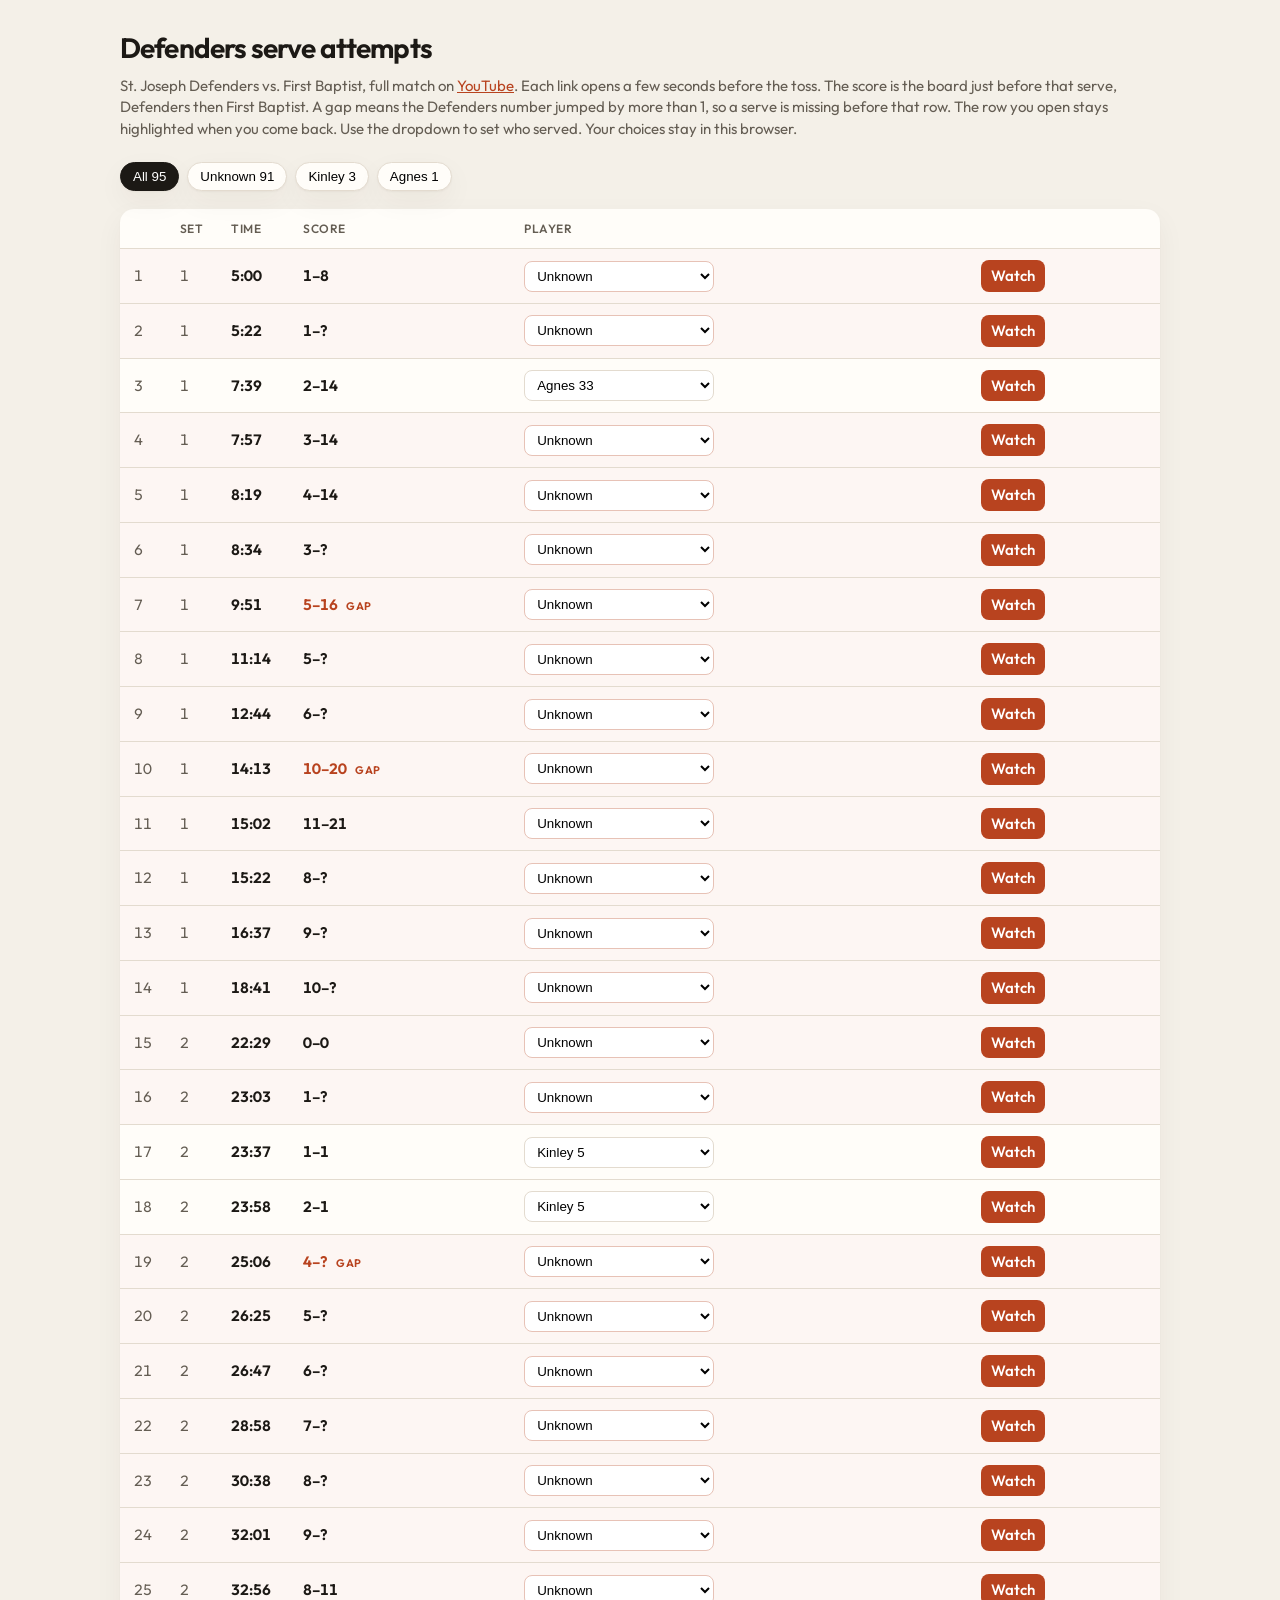
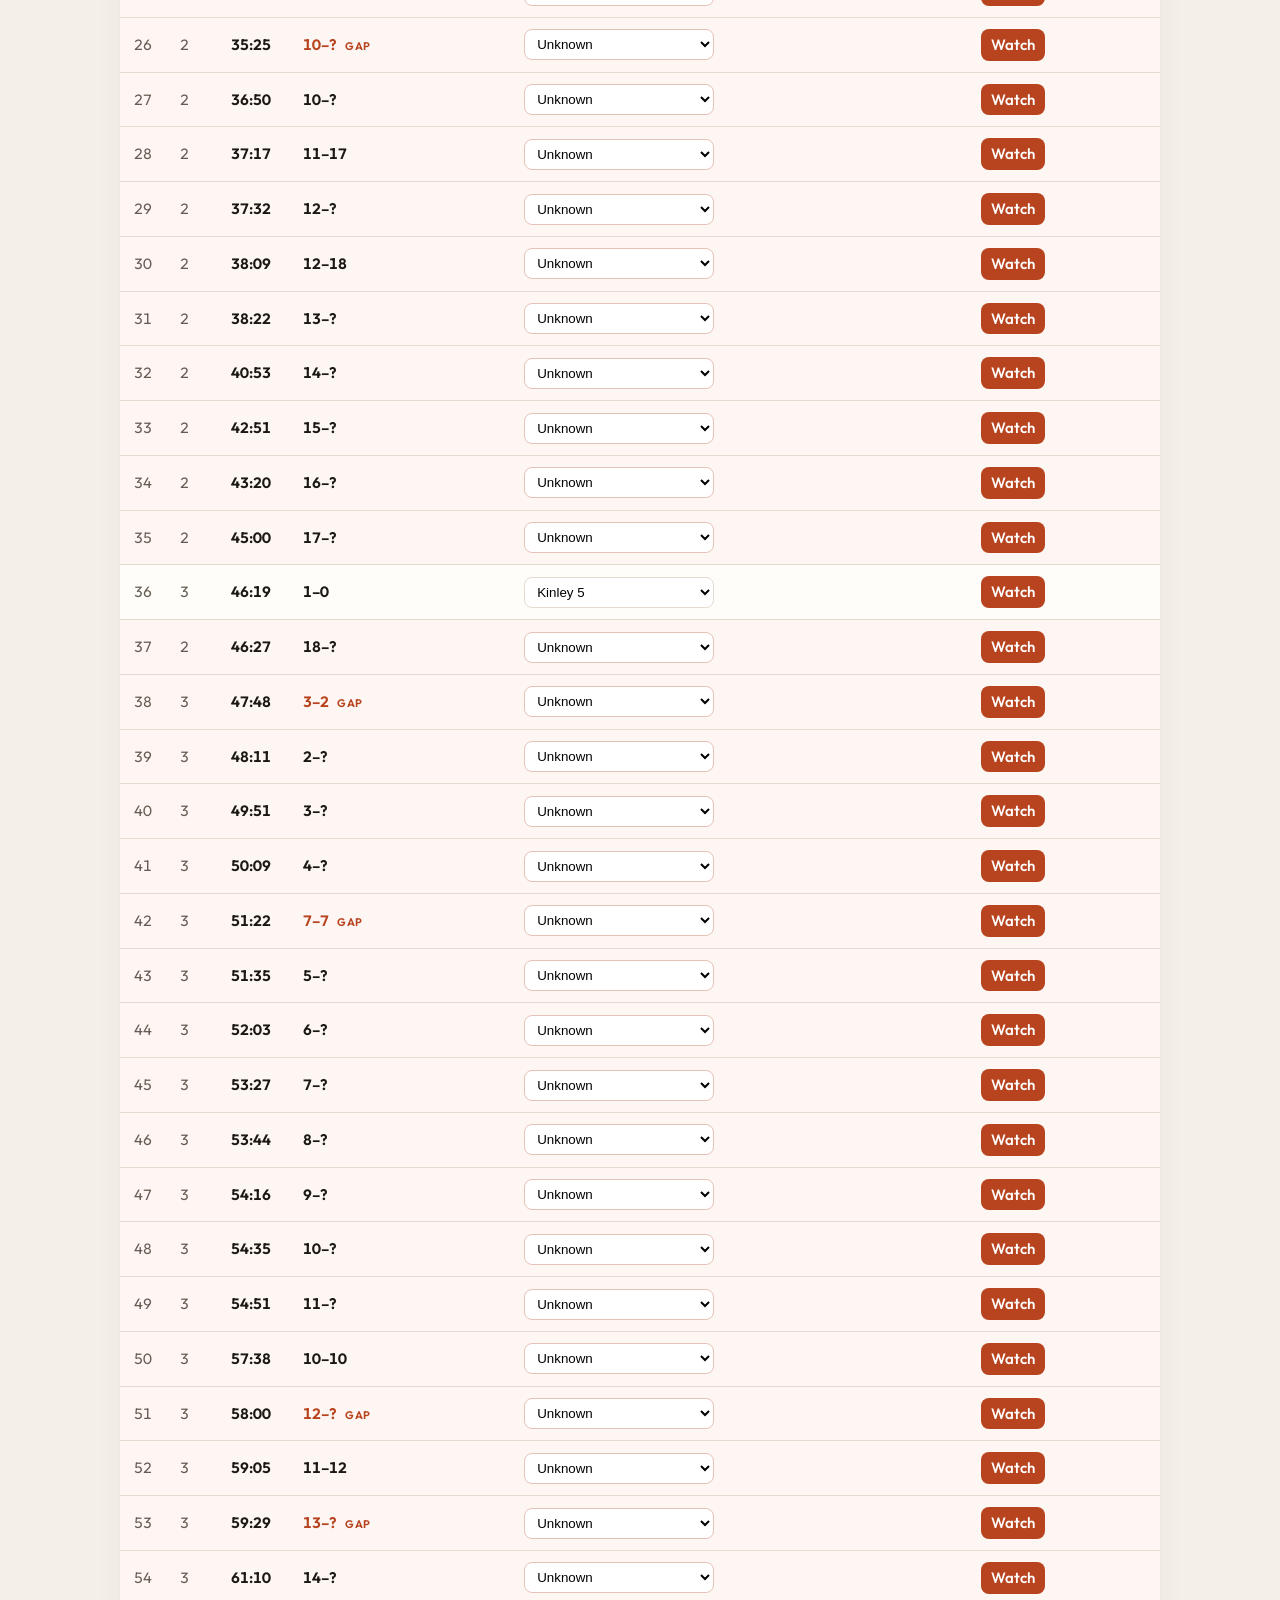
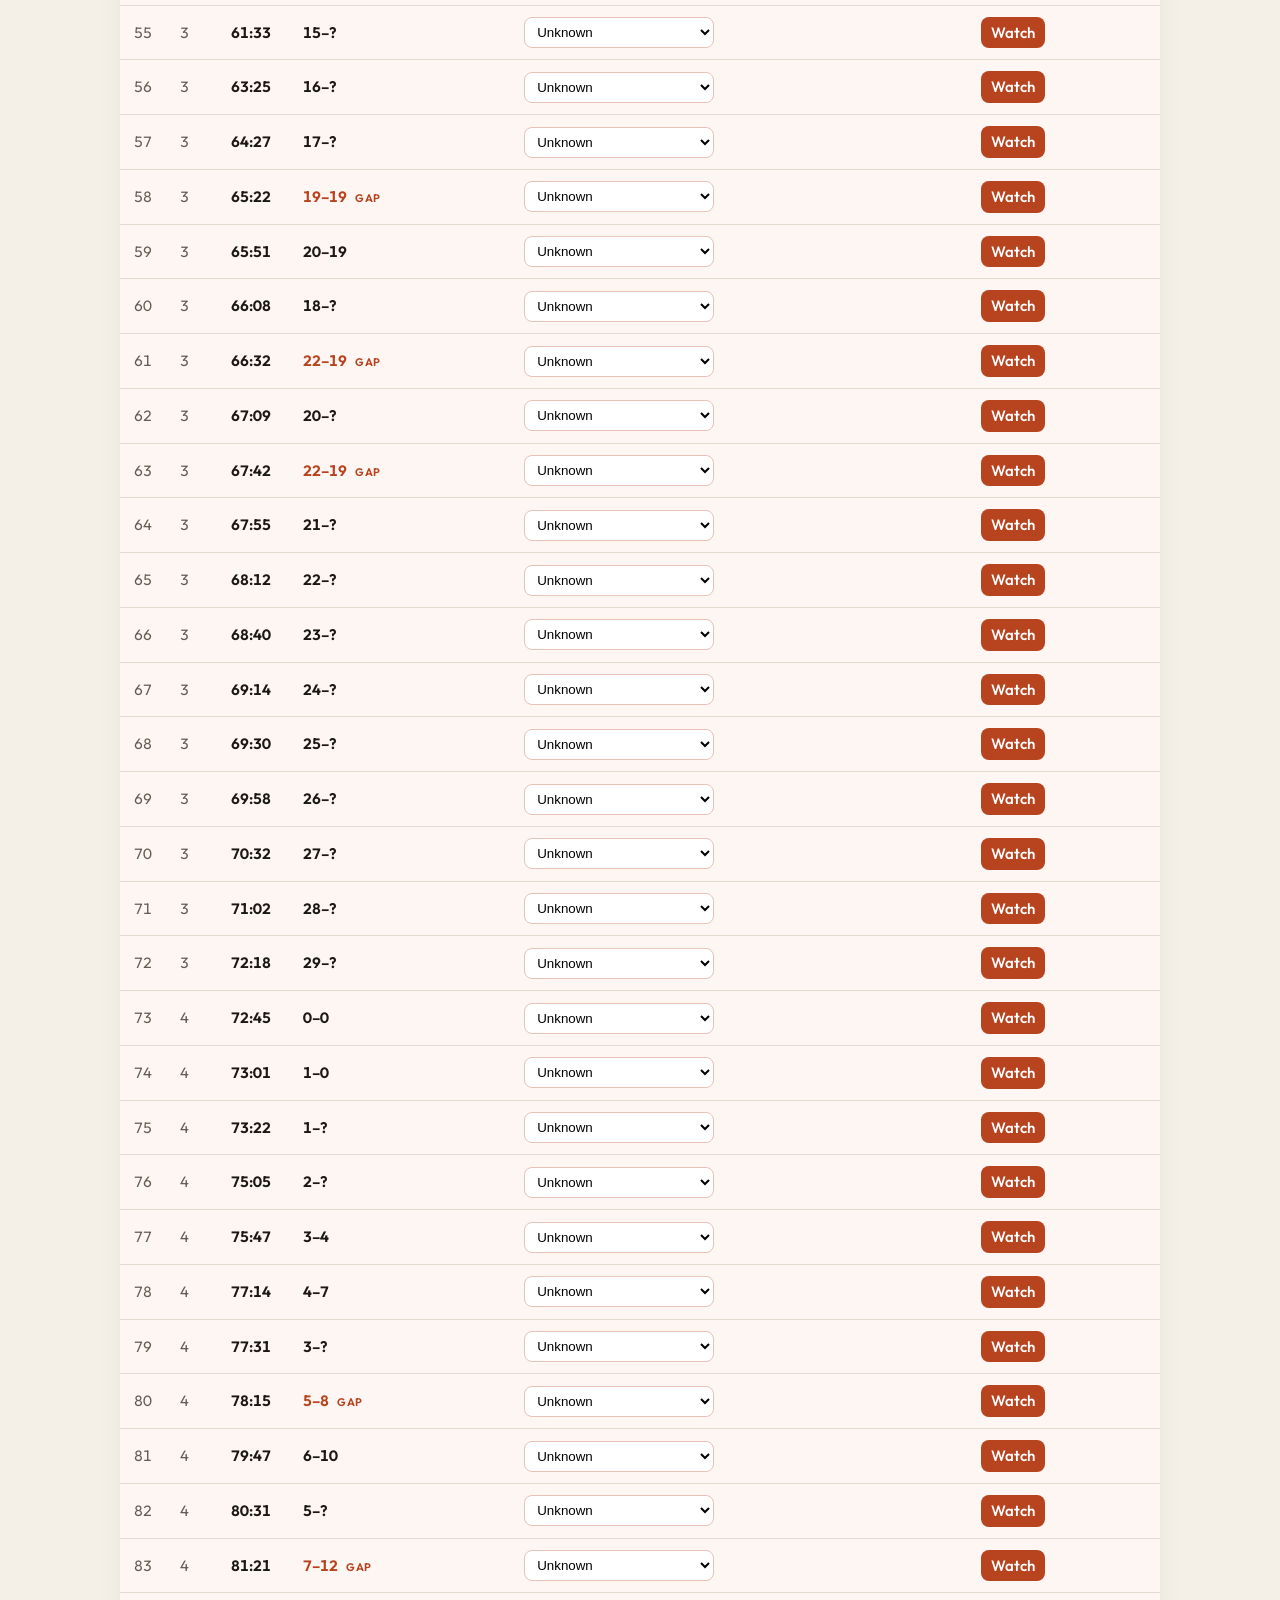
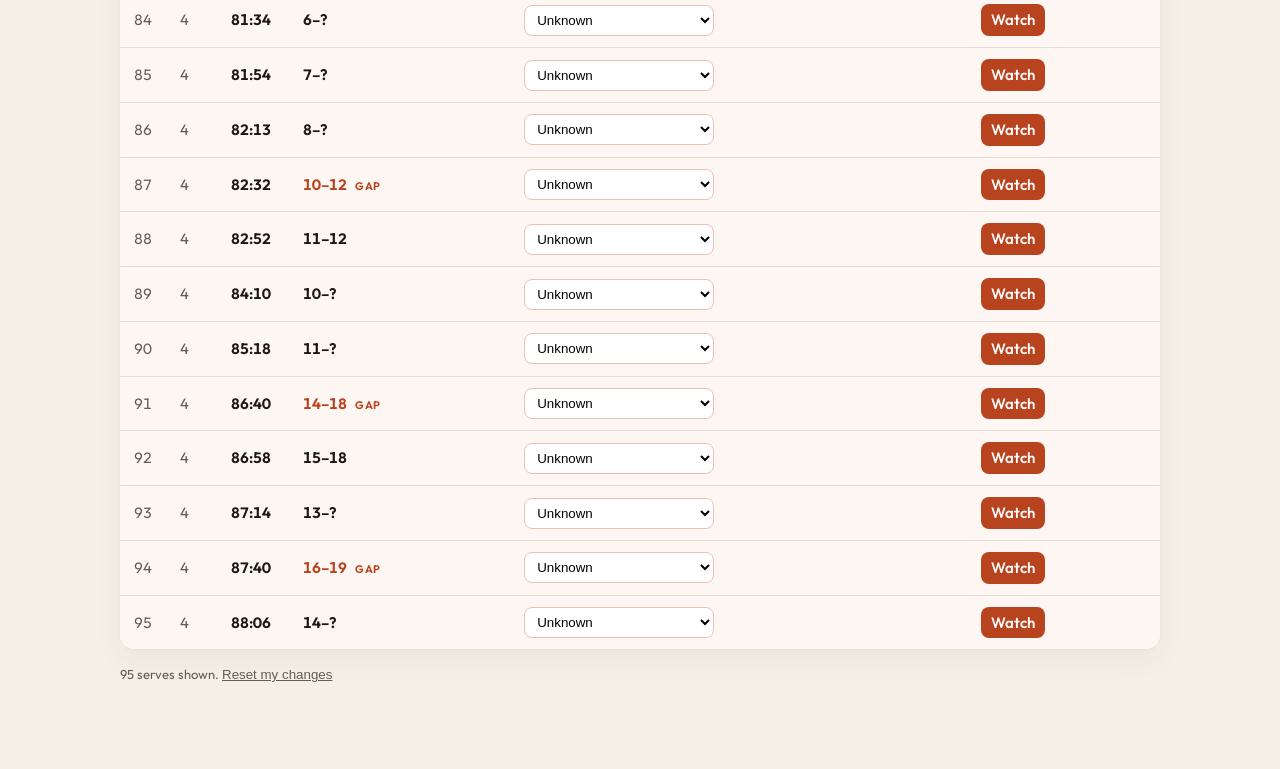
<file: serve-review.html>
<!DOCTYPE html>
<html lang="en">
<head>
  <meta charset="utf-8">
  <meta name="viewport" content="width=device-width, initial-scale=1">
  <title>Defenders serves — First Baptist video</title>
  <link rel="preconnect" href="https://fonts.googleapis.com">
  <link href="https://fonts.googleapis.com/css2?family=Outfit:wght@400;560;650&display=swap" rel="stylesheet">
  <style>
    :root {
      --bg: #f4f0e8;
      --ink: #1c1915;
      --muted: #645d53;
      --line: #e3dbcf;
      --card: #fffdf9;
      --accent: #b8431f;
      --accent-soft: #f8ece6;
      --shadow: 0 1px 2px rgba(50, 36, 18, 0.04), 0 10px 28px rgba(50, 36, 18, 0.05);
      --sans: "Outfit", "Segoe UI", sans-serif;
    }
    * { box-sizing: border-box; }
    body {
      margin: 0;
      background: var(--bg);
      color: var(--ink);
      font-family: var(--sans);
      font-size: 15px;
      line-height: 1.45;
    }
    .page { max-width: 1080px; margin: 0 auto; padding: 28px 20px 72px; }
    h1 { font-size: 28px; font-weight: 650; letter-spacing: -0.03em; margin: 0 0 6px; }
    .sub { color: var(--muted); margin: 0 0 22px; }
    .sub a { color: var(--accent); }
    .counts { display: flex; flex-wrap: wrap; gap: 8px; margin-bottom: 18px; }
    .counts button {
      border: 1px solid var(--line);
      background: var(--card);
      border-radius: 999px;
      padding: 6px 12px;
      cursor: pointer;
      box-shadow: var(--shadow);
    }
    .counts button.on { background: var(--ink); color: #fff; border-color: var(--ink); }
    .counts button.unknown.on { background: var(--accent); border-color: var(--accent); }
    table {
      width: 100%;
      border-collapse: collapse;
      background: var(--card);
      border-radius: 14px;
      overflow: hidden;
      box-shadow: var(--shadow);
    }
    th, td { text-align: left; padding: 11px 14px; border-bottom: 1px solid var(--line); }
    th { font-size: 12px; letter-spacing: 0.04em; text-transform: uppercase; color: var(--muted); font-weight: 560; }
    tr:last-child td { border-bottom: 0; }
    tr.unknown { background: #fdf6f3; }
    tr.current { background: #f6d5c8; }
    tr.current td:first-child { box-shadow: inset 6px 0 0 var(--accent); }
    tr.current td.time::after {
      content: "Last watched";
      display: block;
      margin-top: 2px;
      font-size: 11px;
      font-weight: 650;
      letter-spacing: 0.04em;
      text-transform: uppercase;
      color: var(--accent);
    }
    select {
      border: 1px solid var(--line);
      background: #fff;
      border-radius: 8px;
      padding: 6px 8px;
      min-width: 190px;
    }
    tr.unknown select { border-color: #e7c2b6; }
    button.textbtn {
      border: 0;
      background: none;
      color: var(--muted);
      cursor: pointer;
      padding: 0;
      text-decoration: underline;
    }
    a.watch {
      display: inline-block;
      background: var(--accent);
      color: #fff;
      text-decoration: none;
      border-radius: 8px;
      padding: 5px 10px;
      font-weight: 560;
    }
    a.watch:hover { filter: brightness(1.05); }
    .note { color: var(--muted); font-size: 13px; margin-top: 16px; }
    td.num { font-variant-numeric: tabular-nums; color: var(--muted); width: 42px; }
    td.time, td.score, td.set { font-variant-numeric: tabular-nums; }
    td.time { font-weight: 650; width: 72px; }
    td.set { width: 48px; color: var(--muted); }
    td.score { font-weight: 650; white-space: nowrap; }
    tr.gap td.score { color: var(--accent); }
    tr.gap td.score::after {
      content: "gap";
      display: inline-block;
      margin-left: 8px;
      font-size: 11px;
      font-weight: 650;
      letter-spacing: 0.04em;
      text-transform: uppercase;
    }
  </style>
</head>
<body>
  <div class="page">
    <h1>Defenders serve attempts</h1>
    <p class="sub">St. Joseph Defenders vs. First Baptist, full match on <a href="https://youtu.be/0fgfPJ3AD_M">YouTube</a>. Each link opens a few seconds before the toss. The score is the board just before that serve, Defenders then First Baptist. A gap means the Defenders number jumped by more than 1, so a serve is missing before that row. The row you open stays highlighted when you come back. Use the dropdown to set who served. Your choices stay in this browser.</p>
    <div class="counts" id="counts"></div>
    <table>
      <thead>
        <tr><th></th><th>Set</th><th>Time</th><th>Score</th><th>Player</th><th></th></tr>
      </thead>
      <tbody id="rows"></tbody>
    </table>
    <p class="note"><span id="showing"></span> <button type="button" class="textbtn" id="reset">Reset my changes</button></p>
  </div>
  <script>
    const NAMES = {
      "11": "Shiloh", "33": "Agnes", "4": "Anna", "42": "Nataly", "27": "Tea",
      "12": "Annabelle", "22": "Corena", "13": "Cora", "10": "Bridget",
      "40": "Piper", "7": "Elena", "17": "Addy", "5": "Kinley"
    };
    // t is the toss/contact second. link opens 4 seconds earlier.
    // t, jersey, note, set, defenders score, opponent score (null if blocked)
    const SERVES = [
      [300, "", "not confirmed", 1, 1, 8],
      [322, "", "scoreboard", 1, 1, null],
      [459, "33", "confirmed", 1, 2, 14],
      [477, "", "not confirmed", 1, 3, 14],
      [499, "", "not confirmed", 1, 4, 14],
      [514, "", "scoreboard", 1, 3, null],
      [591, "", "scoreboard", 1, 5, 16],
      [674, "", "scoreboard", 1, 5, null],
      [764, "", "scoreboard", 1, 6, null],
      [853, "", "not confirmed", 1, 10, 20],
      [902, "", "not confirmed", 1, 11, 21],
      [922, "", "scoreboard", 1, 8, null],
      [997, "", "scoreboard", 1, 9, null],
      [1121, "", "scoreboard", 1, 10, null],
      [1349, "", "not confirmed", 2, 0, 0],
      [1383, "", "scoreboard", 2, 1, null],
      [1417, "5", "front, after the serve", 2, 1, 1],
      [1438, "5", "front, after the serve", 2, 2, 1],
      [1506, "", "scoreboard", 2, 4, null],
      [1585, "", "scoreboard", 2, 5, null],
      [1607, "", "scoreboard", 2, 6, null],
      [1738, "", "scoreboard", 2, 7, null],
      [1838, "", "scoreboard", 2, 8, null],
      [1921, "", "scoreboard", 2, 9, null],
      [1976, "", "not confirmed", 2, 8, 11],
      [2125, "", "scoreboard", 2, 10, null],
      [2210, "", "not confirmed", 2, 10, null],
      [2237, "", "not confirmed", 2, 11, 17],
      [2252, "", "scoreboard", 2, 12, null],
      [2289, "", "not confirmed", 2, 12, 18],
      [2302, "", "scoreboard", 2, 13, null],
      [2453, "", "scoreboard", 2, 14, null],
      [2571, "", "scoreboard", 2, 15, null],
      [2600, "", "scoreboard", 2, 16, null],
      [2700, "", "scoreboard", 2, 17, null],
      [2779, "5", "confirmed", 3, 1, 0],
      [2787, "", "scoreboard", 2, 18, null],
      [2868, "", "not confirmed", 3, 3, 2],
      [2891, "", "scoreboard", 3, 2, null],
      [2991, "", "scoreboard", 3, 3, null],
      [3009, "", "scoreboard", 3, 4, null],
      [3082, "", "not confirmed", 3, 7, 7],
      [3095, "", "scoreboard", 3, 5, null],
      [3123, "", "scoreboard", 3, 6, null],
      [3207, "", "scoreboard", 3, 7, null],
      [3224, "", "scoreboard", 3, 8, null],
      [3256, "", "scoreboard", 3, 9, null],
      [3275, "", "scoreboard", 3, 10, null],
      [3291, "", "scoreboard", 3, 11, null],
      [3458, "", "not confirmed", 3, 10, 10],
      [3480, "", "scoreboard", 3, 12, null],
      [3545, "", "not confirmed", 3, 11, 12],
      [3569, "", "scoreboard", 3, 13, null],
      [3670, "", "scoreboard", 3, 14, null],
      [3693, "", "scoreboard", 3, 15, null],
      [3805, "", "scoreboard", 3, 16, null],
      [3867, "", "scoreboard", 3, 17, null],
      [3922, "", "not confirmed", 3, 19, 19],
      [3951, "", "not confirmed", 3, 20, 19],
      [3968, "", "scoreboard", 3, 18, null],
      [3992, "", "not confirmed", 3, 22, 19],
      [4029, "", "scoreboard", 3, 20, null],
      [4062, "", "not confirmed", 3, 22, 19],
      [4075, "", "scoreboard", 3, 21, null],
      [4092, "", "scoreboard", 3, 22, null],
      [4120, "", "scoreboard", 3, 23, null],
      [4154, "", "scoreboard", 3, 24, null],
      [4170, "", "scoreboard", 3, 25, null],
      [4198, "", "scoreboard", 3, 26, null],
      [4232, "", "scoreboard", 3, 27, null],
      [4262, "", "scoreboard", 3, 28, null],
      [4338, "", "scoreboard", 3, 29, null],
      [4365, "", "not confirmed", 4, 0, 0],
      [4381, "", "not confirmed", 4, 1, 0],
      [4402, "", "scoreboard", 4, 1, null],
      [4505, "", "scoreboard", 4, 2, null],
      [4547, "", "not confirmed", 4, 3, 4],
      [4634, "", "not confirmed", 4, 4, 7],
      [4651, "", "scoreboard", 4, 3, null],
      [4695, "", "not confirmed", 4, 5, 8],
      [4787, "", "not confirmed", 4, 6, 10],
      [4831, "", "scoreboard", 4, 5, null],
      [4881, "", "not confirmed", 4, 7, 12],
      [4894, "", "scoreboard", 4, 6, null],
      [4914, "", "scoreboard", 4, 7, null],
      [4933, "", "scoreboard", 4, 8, null],
      [4952, "", "not confirmed", 4, 10, 12],
      [4972, "", "not confirmed", 4, 11, 12],
      [5050, "", "scoreboard", 4, 10, null],
      [5118, "", "scoreboard", 4, 11, null],
      [5200, "", "not confirmed", 4, 14, 18],
      [5218, "", "not confirmed", 4, 15, 18],
      [5234, "", "scoreboard", 4, 13, null],
      [5260, "", "not confirmed", 4, 16, 19],
      [5286, "", "scoreboard", 4, 14, null],
    ];

    function clock(t) {
      const m = Math.floor(t / 60);
      const s = t % 60;
      return m + ":" + String(s).padStart(2, "0");
    }
    function link(t) {
      const start = Math.max(0, t - 4);
      return "https://www.youtube.com/watch?v=0fgfPJ3AD_M&t=" + start + "s";
    }

    const STORE = "vball-serves-0fgfPJ3AD_M";
    const LAST = "vball-serves-last-0fgfPJ3AD_M";
    let lastWatched = null;
    const PLAYER_KEYS = Object.keys(NAMES).sort((a, b) => NAMES[a].localeCompare(NAMES[b]));
    let filter = "all";
    const counts = document.getElementById("counts");
    const rows = document.getElementById("rows");

    function loadSaved() {
      try {
        const saved = JSON.parse(localStorage.getItem(STORE) || "null");
        if (!saved) return;
        SERVES.forEach((row) => {
          const key = String(row[0]);
          if (Object.prototype.hasOwnProperty.call(saved, key)) row[1] = saved[key] || "";
        });
      } catch (err) {}
    }

    function save() {
      const saved = {};
      SERVES.forEach(([t, num]) => { saved[String(t)] = num || ""; });
      localStorage.setItem(STORE, JSON.stringify(saved));
    }

    function tally() {
      const map = {};
      SERVES.forEach(([, num]) => {
        const key = num || "?";
        map[key] = (map[key] || 0) + 1;
      });
      return map;
    }

    function playerSelect(t, num) {
      const options = ['<option value="">Unknown</option>'].concat(PLAYER_KEYS.map((k) =>
        '<option value="' + k + '"' + (k === num ? " selected" : "") + ">" +
        NAMES[k] + " " + k + "</option>"
      ));
      return '<select data-t="' + t + '" aria-label="Who served at ' + clock(t) + '">' +
        options.join("") + "</select>";
    }

    function renderCounts() {
      const map = tally();
      const keys = Object.keys(map).sort((a, b) => map[b] - map[a] || a - b);
      const buttons = [{ id: "all", label: "All " + SERVES.length }];
      keys.forEach((k) => {
        const name = k === "?" ? "Unknown" : NAMES[k] || ("#" + k);
        buttons.push({ id: k, label: name + " " + map[k], unknown: k === "?" });
      });
      if (!map["?"]) buttons.push({ id: "?", label: "Unknown 0", unknown: true });
      counts.innerHTML = buttons.map((b) =>
        '<button type="button" data-id="' + b.id + '" class="' +
        (b.id === filter ? "on" : "") + (b.unknown ? " unknown" : "") + '">' +
        b.label + "</button>"
      ).join("");
      counts.querySelectorAll("button").forEach((btn) => {
        btn.addEventListener("click", () => {
          filter = btn.dataset.id;
          render();
        });
      });
    }

    function shownNote() {
      const shown = rows.querySelectorAll("tr").length;
      document.getElementById("showing").textContent =
        shown + (shown === 1 ? " serve" : " serves") + " shown.";
    }

    function scoreText(us, them) {
      return us + "–" + (them == null ? "?" : them);
    }

    function missedBefore(index) {
      const row = SERVES[index];
      let prev = null;
      for (let i = index - 1; i >= 0; i--) {
        if (SERVES[i][3] === row[3]) { prev = SERVES[i]; break; }
      }
      if (!prev) return row[4] > 1;
      return row[4] > prev[4] + 1;
    }

    function renderRows() {
      const list = SERVES
        .map((row, i) => [row, i])
        .filter(([[, num]]) => filter === "all" || (num || "?") === filter);
      rows.innerHTML = list.map(([[t, num, , set, us, them], i]) => {
        const classes = [];
        if (!num) classes.push("unknown");
        if (t === lastWatched) classes.push("current");
        if (missedBefore(i)) classes.push("gap");
        return "<tr data-t=\"" + t + "\" class=\"" + classes.join(" ") + "\">" +
          "<td class=\"num\">" + (i + 1) + "</td>" +
          "<td class=\"set\">" + set + "</td>" +
          "<td class=\"time\">" + clock(t) + "</td>" +
          "<td class=\"score\">" + scoreText(us, them) + "</td>" +
          "<td>" + playerSelect(t, num) + "</td>" +
          "<td><a class=\"watch\" target=\"_blank\" rel=\"noopener\" href=\"" + link(t) + "\">Watch</a></td>" +
          "</tr>";
      }).join("");
      shownNote();
    }

    function scrollToCurrent() {
      if (!lastWatched) return;
      let tr = rows.querySelector('tr[data-t="' + lastWatched + '"]');
      if (!tr) {
        filter = "all";
        render();
        tr = rows.querySelector('tr[data-t="' + lastWatched + '"]');
      }
      if (tr) tr.scrollIntoView({ block: "center" });
    }

    function markWatched(t) {
      lastWatched = t;
      localStorage.setItem(LAST, String(t));
      rows.querySelectorAll("tr.current").forEach((tr) => tr.classList.remove("current"));
      const tr = rows.querySelector('tr[data-t="' + t + '"]');
      if (!tr) return;
      tr.classList.add("current");
      tr.scrollIntoView({ block: "center", behavior: "smooth" });
    }

    rows.addEventListener("click", (event) => {
      const link = event.target.closest("a.watch");
      if (!link) return;
      const tr = link.closest("tr");
      if (tr) markWatched(Number(tr.dataset.t));
    });

    document.addEventListener("visibilitychange", () => {
      if (document.visibilityState === "visible") scrollToCurrent();
    });

    rows.addEventListener("change", (event) => {
      const sel = event.target;
      if (!sel || sel.tagName !== "SELECT") return;
      const t = Number(sel.dataset.t);
      const row = SERVES.find((serve) => serve[0] === t);
      if (!row) return;
      row[1] = sel.value;
      save();
      const tr = sel.closest("tr");
      tr.classList.toggle("unknown", !sel.value);
      renderCounts();
      if (filter !== "all" && (sel.value || "?") !== filter) tr.remove();
      shownNote();
    });

    document.getElementById("reset").addEventListener("click", () => {
      localStorage.removeItem(STORE);
      location.reload();
    });

    function render() {
      renderCounts();
      renderRows();
    }
    loadSaved();
    lastWatched = Number(localStorage.getItem(LAST) || "") || null;
    render();
    scrollToCurrent();
  </script>
</body>
</html>
</file>
